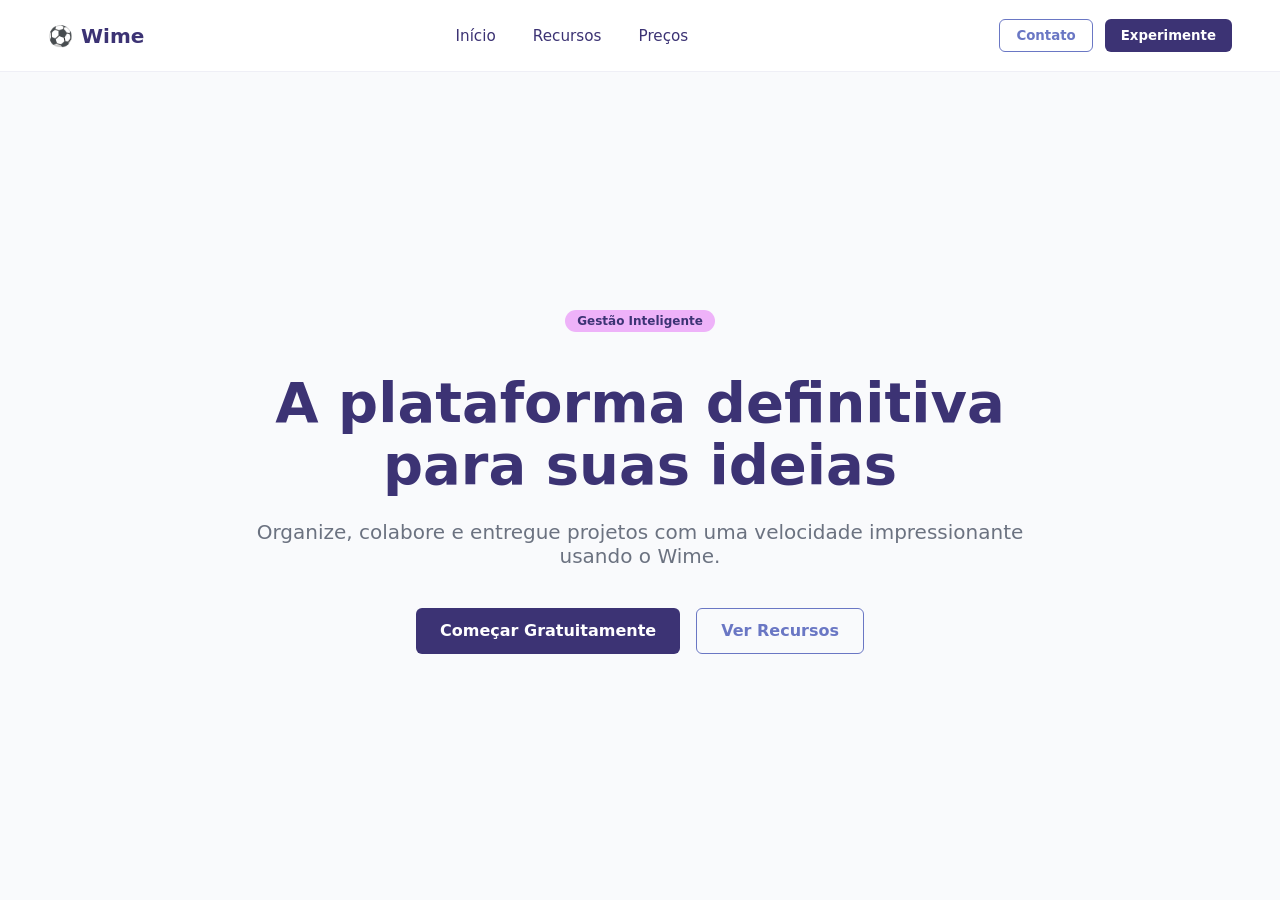
<file: index.html>
<!DOCTYPE html>
<html lang="pt-BR">
<head>
  <meta charset="UTF-8">
  <meta name="viewport" content="width=device-width, initial-scale=1.0">
  <title>Início - Wime</title>
  <link rel="stylesheet" href="style.css">
</head>
<body>
  <!-- Cabeçalho -->
  <header class="navbar">
    <div class="logo">
      <span class="logo-icon">⚽</span>
      <span class="logo-text">Wime</span>
    </div>
    <nav class="nav-links">
        <a href="index.html">Início</a>
        <a href="recursos.html">Recursos</a>
        <a href="precos.html">Preços</a> <!-- Padronizado para precos.html -->
      </nav>
      <div class="nav-actions">
        <button class="btn-outline" id="btn-contato">Contato</button>
        <button class="btn-primary" id="btn-experimente">Experimente</button>
      </div>
  </header>

  <!-- Conteúdo Principal - Home -->
  <main class="hero-section">
    <div class="hero-content">
      <div class="badge">Gestão Inteligente</div>
      <h1 class="hero-title">A plataforma definitiva para suas ideias</h1>
      <p class="hero-subtitle">Organize, colabore e entregue projetos com uma velocidade impressionante usando o Wime.</p>
      <div class="hero-buttons">
        <button class="btn-primary" onclick="window.location.href='cadastro.html'">Começar Gratuitamente</button>
        <button class="btn-outline" onclick="window.location.href='recursos.html'">Ver Recursos</button>
      </div>
    </div>
  </main>

  <script src="script.js" defer></script>
</body>
</html>
</file>
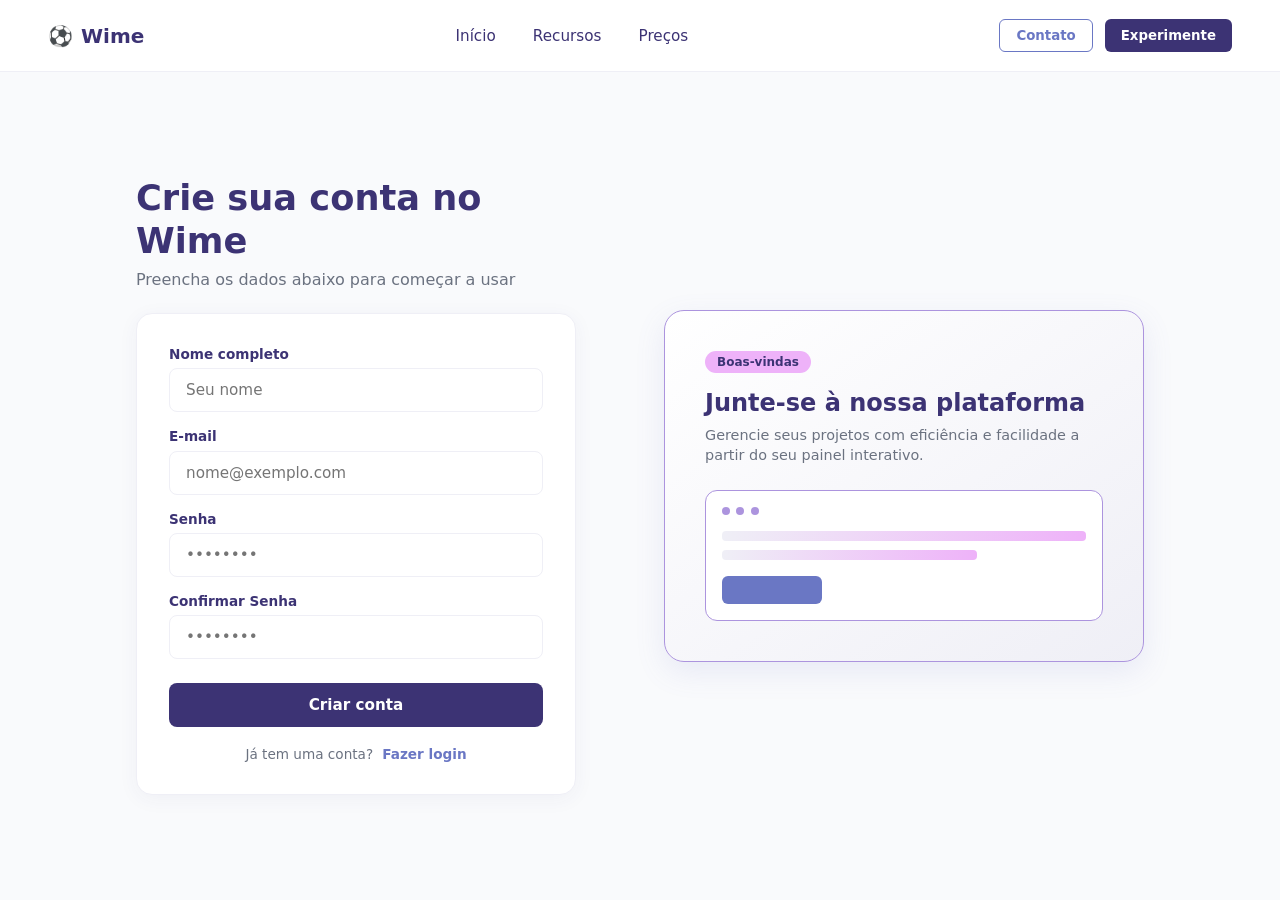
<file: cadastro.html>
<!DOCTYPE html>
<html lang="pt-BR">
<head>
  <meta charset="UTF-8">
  <meta name="viewport" content="width=device-width, initial-scale=1.0">
  <title>Cadastro - Wime</title>
  <link rel="stylesheet" href="style.css">
</head>
<body>

  <header class="navbar">
    <div class="logo">
      <span class="logo-icon">⚽</span>
      <span class="logo-text">Wime</span>
    </div>
    <nav class="nav-links">
        <a href="index.html">Início</a>
        <a href="recursos.html">Recursos</a>
        <a href="precos.html">Preços</a> <!-- Padronizado para precos.html -->
      </nav>
      <div class="nav-actions">
        <button class="btn-outline" id="btn-contato">Contato</button>
        <button class="btn-primary" id="btn-experimente">Experimente</button>
      </div>
  </header>

  <main class="main-container">
    
    <section class="login-section">
      <div class="headline">
        <h1>Crie sua conta no Wime</h1>
        <p>Preencha os dados abaixo para começar a usar</p>
      </div>

      <div class="card-login">
        <form class="form" id="signup-form">
          <div class="input-field">
            <label for="name">Nome completo</label>
            <input type="text" id="name" placeholder="Seu nome" required>
          </div>

          <div class="input-field">
            <label for="email">E-mail</label>
            <input type="email" id="email" placeholder="nome@exemplo.com" required>
          </div>

          <div class="input-field">
            <label for="password">Senha</label>
            <input type="password" id="password" placeholder="••••••••" required>
          </div>

          <div class="input-field">
            <label for="confirm-password">Confirmar Senha</label>
            <input type="password" id="confirm-password" placeholder="••••••••" required>
          </div>

          <button type="submit" class="btn-submit">Criar conta</button>
        </form>

        <div class="signup-prompt">
          <span>Já tem uma conta?</span>
          <a href="login.html">Fazer login</a>
        </div>
      </div>
    </section>

    <section class="showcase-section">
      <div class="showcase-card">
        <div class="badge">Boas-vindas</div>
        <h2>Junte-se à nossa plataforma</h2>
        <p>Gerencie seus projetos com eficiência e facilidade a partir do seu painel interativo.</p>
        
        <div class="mockup-box">
          <div class="mockup-header">
            <span class="dot"></span>
            <span class="dot"></span>
            <span class="dot"></span>
          </div>
          <div class="mockup-content">
            <div class="skeleton-line full"></div>
            <div class="skeleton-line medium"></div>
            <div class="skeleton-pill"></div>
          </div>
        </div>
      </div>
    </section>

  </main>

  <script src="script.js" defer></script>
  <script src="cadastro.js" defer></script>
</body>
</html>
</file>
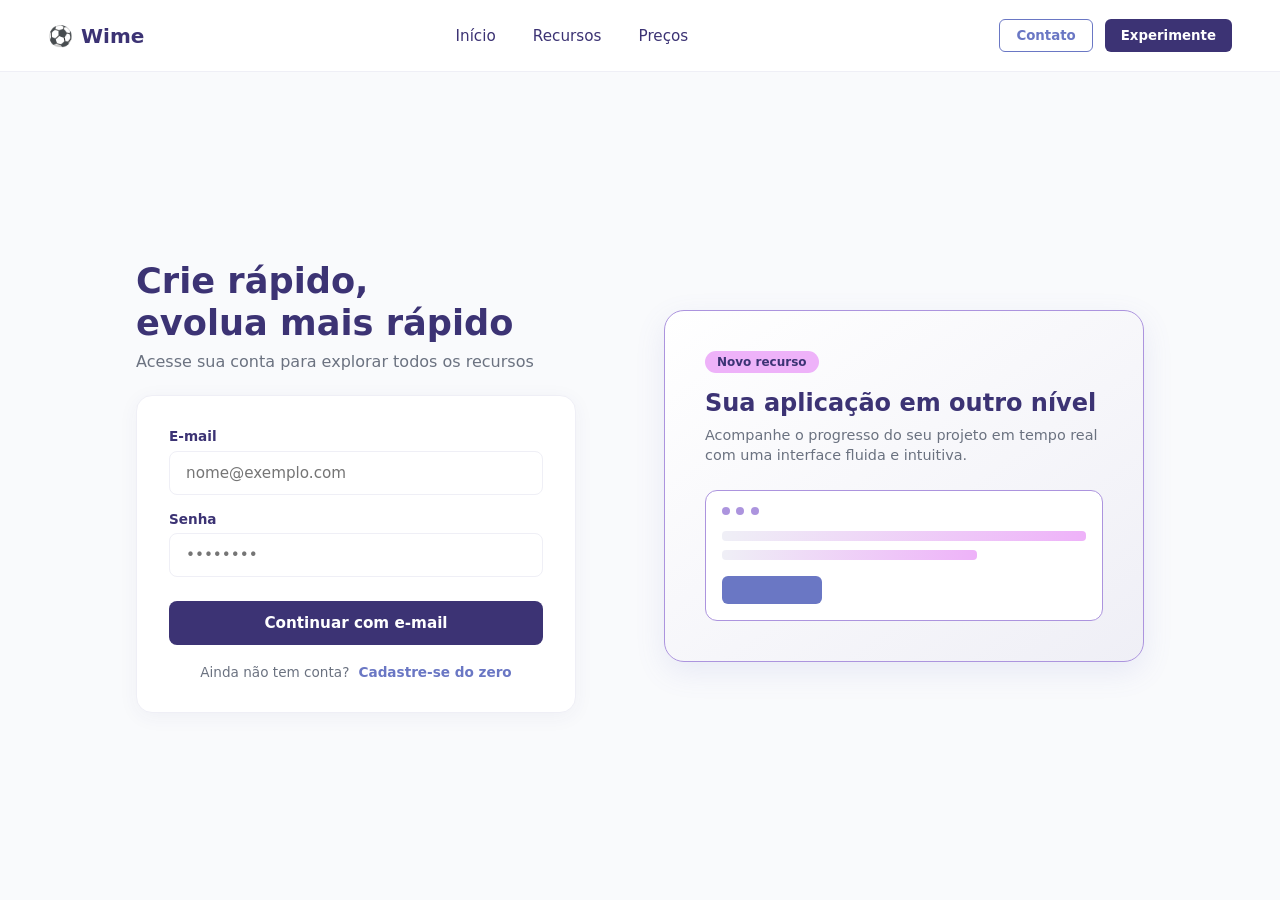
<file: login.html>
<!DOCTYPE html>
<html lang="pt-BR">
<head>
  <meta charset="UTF-8">
  <meta name="viewport" content="width=device-width, initial-scale=1.0">
  <title>Login & Apresentação</title>
  <link rel="stylesheet" href="style.css">
</head>
<body>

  <!-- Cabeçalho estilo Claude -->
  <header class="navbar">
    <div class="logo">
      <span class="logo-icon">⚽</span>
      <span class="logo-text">Wime</span>
    </div>
    <nav class="nav-links">
      <a href="index.html">Início</a>
      <a href="recursos.html">Recursos</a>
      <a href="precos.html">Preços</a> <!-- Padronizado para precos.html -->
    </nav>
    <div class="nav-actions">
      <button class="btn-outline" id="btn-contato">Contato</button>
      <button class="btn-primary" id="btn-experimente">Experimente</button>
    </div>
  </header>

  <!-- Conteúdo Principal Divider -->
  <main class="main-container">
    
    <!-- Lado Esquerdo: Login -->
    <section class="login-section">
      <div class="headline">
        <h1>Crie rápido,<br>evolua mais rápido</h1>
        <p>Acesse sua conta para explorar todos os recursos</p>
      </div>

      <div class="card-login">
        <form class="form">
          <div class="input-field">
            <label for="email">E-mail</label>
            <input type="email" id="email" placeholder="nome@exemplo.com" required>
          </div>

          <div class="input-field">
            <label for="password">Senha</label>
            <input type="password" id="password" placeholder="••••••••" required>
          </div>

          <button type="submit" class="btn-submit">Continuar com e-mail</button>
        </form>

        <div class="signup-prompt">
          <span>Ainda não tem conta?</span>
          <a href="cadastro.html" target="_blank">Cadastre-se do zero</a>
        </div>
      </div>
    </section>

    <!-- Lado Direito: Mostruário / Propaganda -->
    <section class="showcase-section">
      <div class="showcase-card">
        <div class="badge">Novo recurso</div>
        <h2>Sua aplicação em outro nível</h2>
        <p>Acompanhe o progresso do seu projeto em tempo real com uma interface fluida e intuitiva.</p>
        
        <div class="mockup-box">
          <div class="mockup-header">
            <span class="dot"></span>
            <span class="dot"></span>
            <span class="dot"></span>
          </div>
          <div class="mockup-content">
            <div class="skeleton-line full"></div>
            <div class="skeleton-line medium"></div>
            <div class="skeleton-pill"></div>
          </div>
        </div>
      </div>
    </section>

  </main>
  <script src="script.js" defer></script>
</body>
</html>
</file>
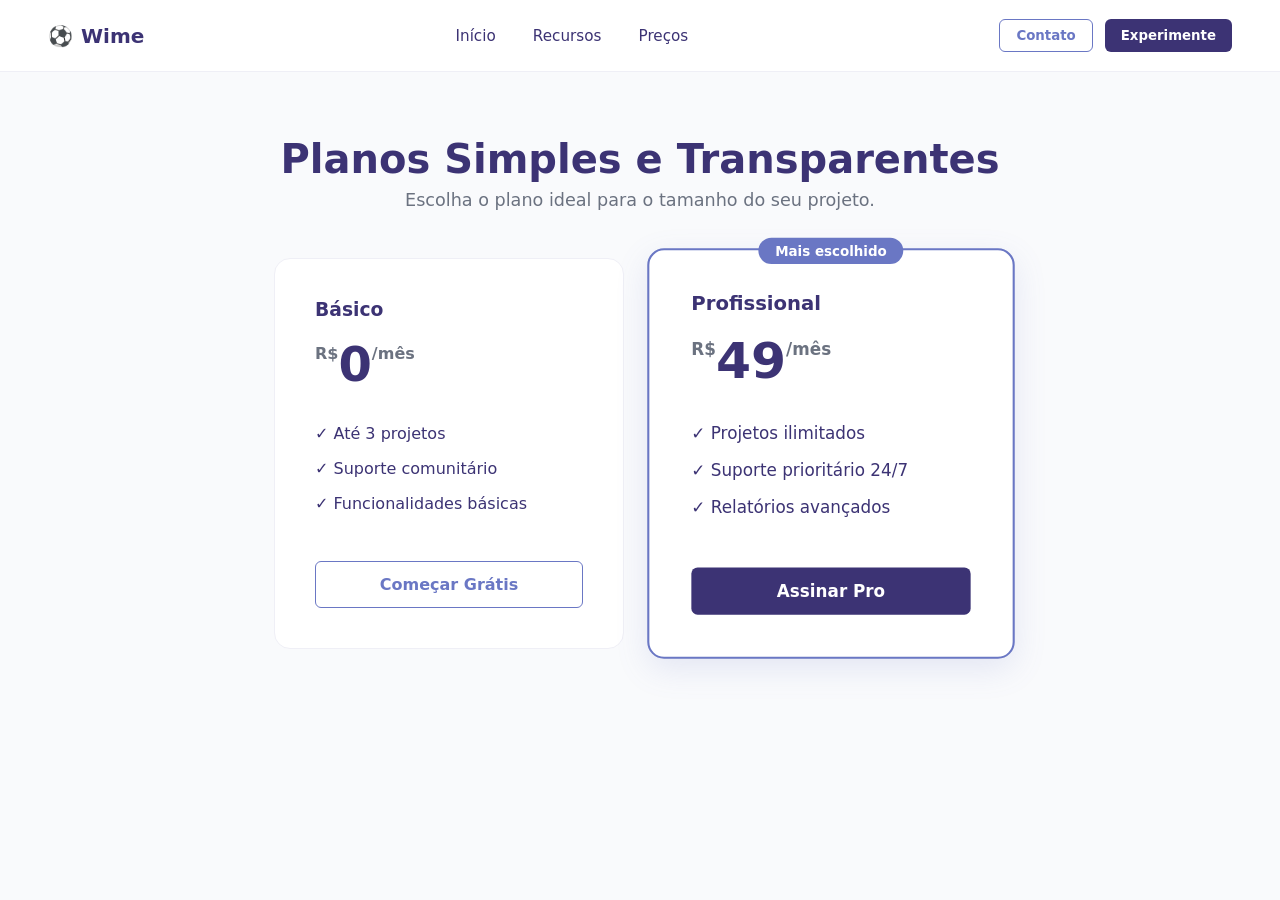
<file: precos.html>
<!DOCTYPE html>
<html lang="pt-BR">
<head>
  <meta charset="UTF-8">
  <meta name="viewport" content="width=device-width, initial-scale=1.0">
  <title>Preços - Wime</title>
  <link rel="stylesheet" href="style.css">
</head>
<body>
  <!-- Cabeçalho (Igual ao do index.html) -->
  <header class="navbar">
    <div class="logo">
      <span class="logo-icon">⚽</span>
      <span class="logo-text">Wime</span>
    </div>
    <nav class="nav-links">
        <a href="index.html">Início</a>
        <a href="recursos.html">Recursos</a>
        <a href="precos.html">Preços</a> <!-- Padronizado para precos.html -->
      </nav>
      <div class="nav-actions">
        <button class="btn-outline" id="btn-contato">Contato</button>
        <button class="btn-primary" id="btn-experimente">Experimente</button>
      </div>
  </header>

  <main class="page-container">
    <div class="section-header">
      <h2>Planos Simples e Transparentes</h2>
      <p>Escolha o plano ideal para o tamanho do seu projeto.</p>
    </div>

    <div class="pricing-grid">
      <!-- Card Básico -->
      <div class="pricing-card">
        <h3>Básico</h3>
        <div class="price"><span>R$</span>0<span>/mês</span></div>
        <ul class="pricing-features">
          <li>✓ Até 3 projetos</li>
          <li>✓ Suporte comunitário</li>
          <li>✓ Funcionalidades básicas</li>
        </ul>
        <button class="btn-outline w-100" onclick="window.location.href='cadastro.html'">Começar Grátis</button>
      </div>

      <!-- Card Pro (Destaque) -->
      <div class="pricing-card popular">
        <div class="popular-badge">Mais escolhido</div>
        <h3>Profissional</h3>
        <div class="price"><span>R$</span>49<span>/mês</span></div>
        <ul class="pricing-features">
          <li>✓ Projetos ilimitados</li>
          <li>✓ Suporte prioritário 24/7</li>
          <li>✓ Relatórios avançados</li>
        </ul>
        <button class="btn-primary w-100" onclick="window.location.href='cadastro.html'">Assinar Pro</button>
      </div>
    </div>
  </main>

  <script src="script.js" defer></script>
</body>
</html>
</file>
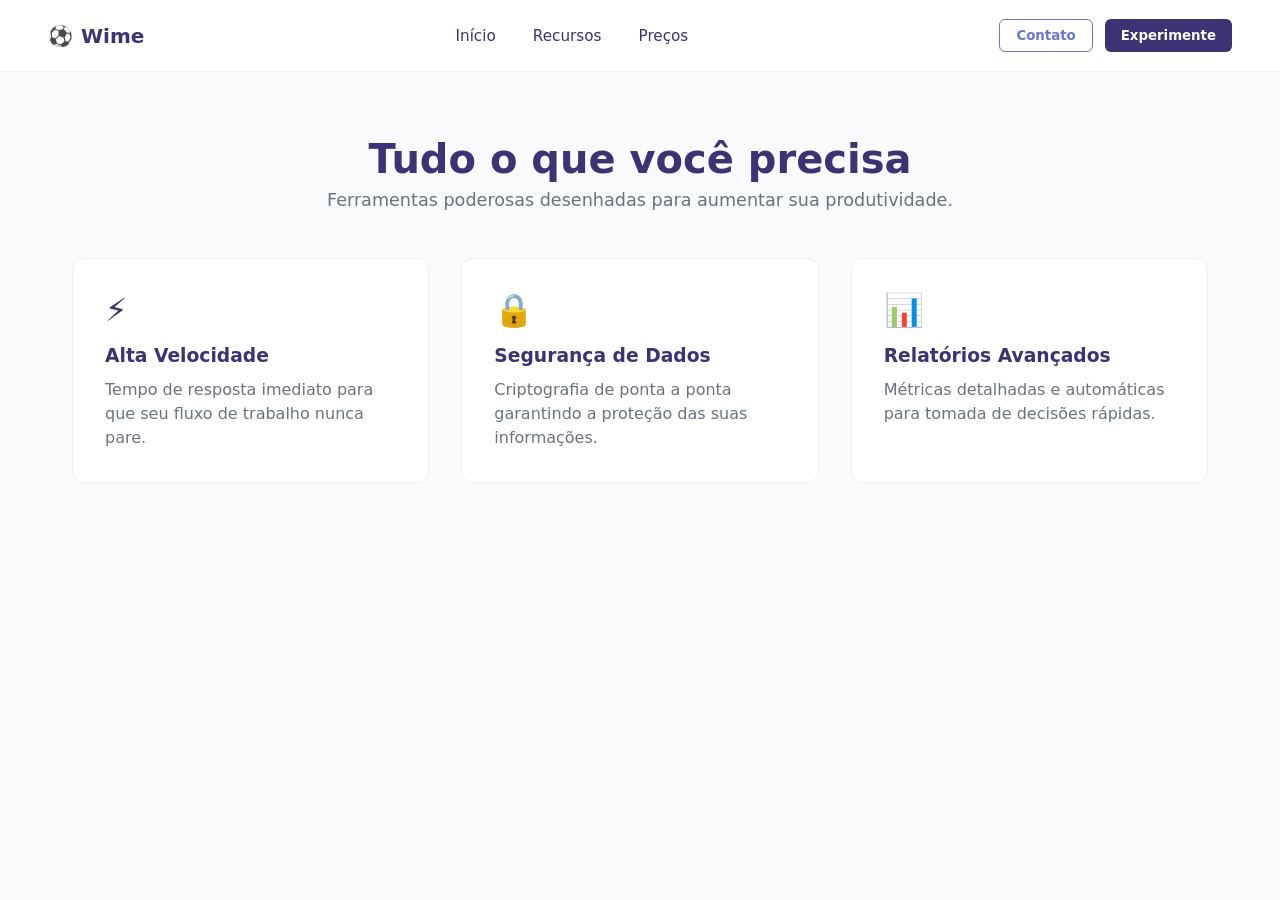
<file: recursos.html>
<!DOCTYPE html>
<html lang="pt-BR">
<head>
  <meta charset="UTF-8">
  <meta name="viewport" content="width=device-width, initial-scale=1.0">
  <title>Recursos - Wime</title>
  <link rel="stylesheet" href="style.css">
</head>
<body>
  <!-- Cabeçalho (Igual ao do index.html) -->
  <header class="navbar">
    <div class="logo">
      <span class="logo-icon">⚽</span>
      <span class="logo-text">Wime</span>
    </div>
    <nav class="nav-links">
        <a href="index.html">Início</a>
        <a href="recursos.html">Recursos</a>
        <a href="precos.html">Preços</a> <!-- Padronizado para precos.html -->
      </nav>
      <div class="nav-actions">
        <button class="btn-outline" id="btn-contato">Contato</button>
        <button class="btn-primary" id="btn-experimente">Experimente</button>
      </div>
  </header>

  <main class="page-container">
    <div class="section-header">
      <h2>Tudo o que você precisa</h2>
      <p>Ferramentas poderosas desenhadas para aumentar sua produtividade.</p>
    </div>

    <div class="features-grid">
      <div class="feature-card">
        <div class="feature-icon">⚡</div>
        <h3>Alta Velocidade</h3>
        <p>Tempo de resposta imediato para que seu fluxo de trabalho nunca pare.</p>
      </div>
      <div class="feature-card">
        <div class="feature-icon">🔒</div>
        <h3>Segurança de Dados</h3>
        <p>Criptografia de ponta a ponta garantindo a proteção das suas informações.</p>
      </div>
      <div class="feature-card">
        <div class="feature-icon">📊</div>
        <h3>Relatórios Avançados</h3>
        <p>Métricas detalhadas e automáticas para tomada de decisões rápidas.</p>
      </div>
    </div>
  </main>

  <script src="script.js" defer></script>
</body>
</html>
</file>
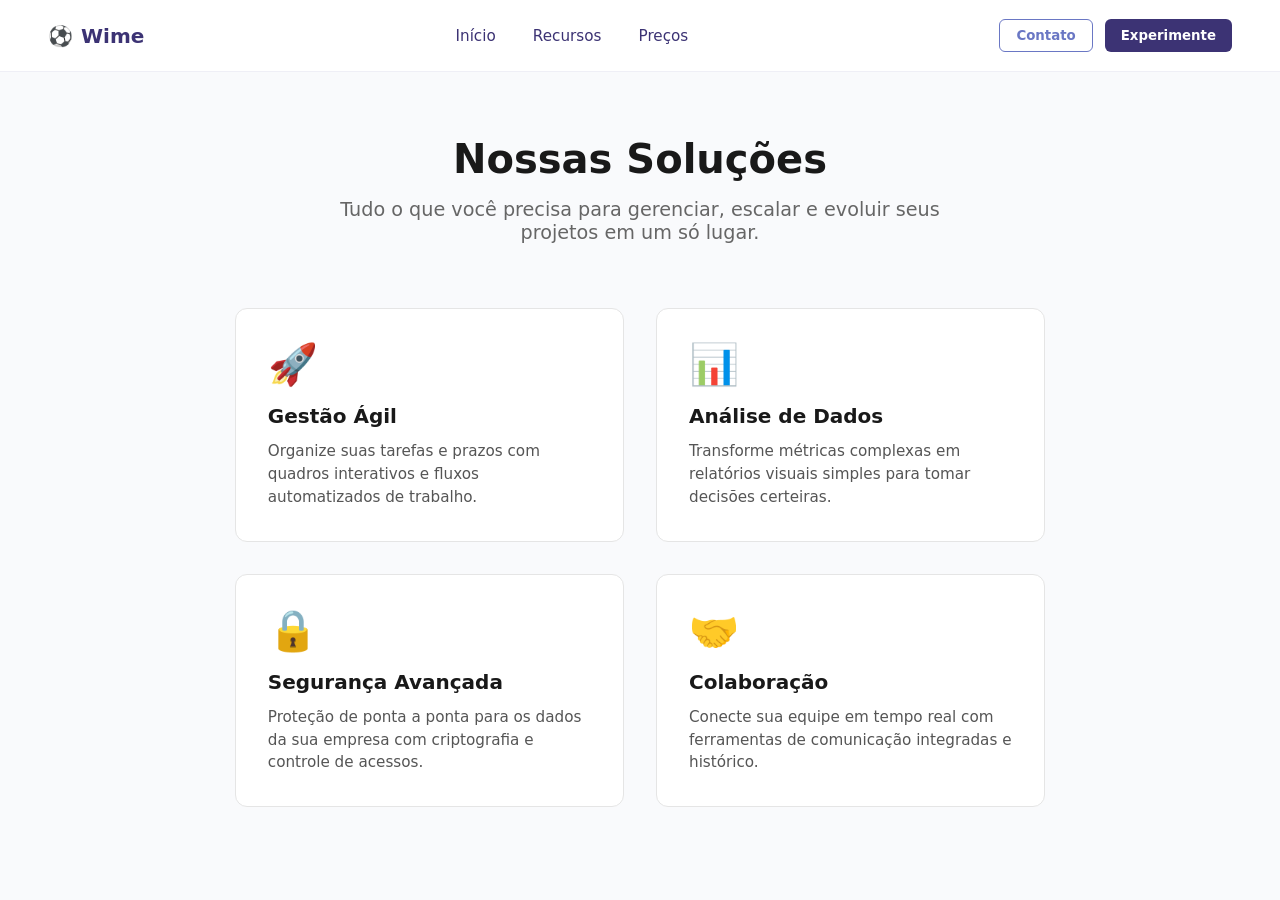
<file: solucoes.html>
<!DOCTYPE html>
<html lang="pt-BR">
<head>
  <meta charset="UTF-8">
  <meta name="viewport" content="width=device-width, initial-scale=1.0">
  <title>Wime - Soluções</title>
  <link rel="stylesheet" href="style.css">
  <link rel="stylesheet" href="solucoes.css">
</head>
<body>

  <!-- Cabeçalho (Mantido o padrão) -->
    <!-- Cabeçalho com link para o início -->
  <header class="navbar">
    <a href="login.html" class="logo" style="text-decoration: none;">
      <span class="logo-icon">⚽</span>
      <span class="logo-text">Wime</span>
    </a>
    <nav class="nav-links">
      <a href="index.html">Início</a>
      <a href="recursos.html">Recursos</a>
      <a href="precos.html">Preços</a> <!-- Padronizado para precos.html -->
    </nav>

    <div class="nav-actions">
      <button class="btn-outline" id="btn-contato">Contato</button>
      <button class="btn-primary" id="btn-experimente">Experimente</button>
    </div>
  </header>

  <!-- Conteúdo Principal de Soluções -->
  <main class="solucoes-container">
    
    <!-- Introdução -->
    <section class="solucoes-hero">
      <h1>Nossas Soluções</h1>
      <p>Tudo o que você precisa para gerenciar, escalar e evoluir seus projetos em um só lugar.</p>
    </section>

    <!-- Grade de Soluções/Cards -->
    <section class="solucoes-grid">
      
      <div class="solucao-card">
        <div class="solucao-icon">🚀</div>
        <h3>Gestão Ágil</h3>
        <p>Organize suas tarefas e prazos com quadros interativos e fluxos automatizados de trabalho.</p>
      </div>

      <div class="solucao-card">
        <div class="solucao-icon">📊</div>
        <h3>Análise de Dados</h3>
        <p>Transforme métricas complexas em relatórios visuais simples para tomar decisões certeiras.</p>
      </div>

      <div class="solucao-card">
        <div class="solucao-icon">🔒</div>
        <h3>Segurança Avançada</h3>
        <p>Proteção de ponta a ponta para os dados da sua empresa com criptografia e controle de acessos.</p>
      </div>

      <div class="solucao-card">
        <div class="solucao-icon">🤝</div>
        <h3>Colaboração</h3>
        <p>Conecte sua equipe em tempo real com ferramentas de comunicação integradas e histórico.</p>
      </div>

    </section>

  </main>

  <script src="script.js" defer></script>
</body>
</html>
</file>
<file: style.css>
:root {
  --color-primary: #6A77C4;
  --color-secondary: #AC94DE;
  --color-accent: #EEB2F9;
  --color-dark: #3C3374;
  --color-white: #FFFFFF;
  --color-bg: #F9FAFC;
  --color-gray-light: #EFEFF6;
  --color-gray-text: #6B7280;
}

* {
  margin: 0;
  padding: 0;
  box-sizing: border-box;
  font-family: 'Segoe UI', system-ui, -apple-system, sans-serif;
}

body {
  background-color: var(--color-bg);
  color: var(--color-dark);
  min-height: 100vh;
  display: flex;
  flex-direction: column;
}

/* Header */
.navbar {
  display: flex;
  justify-content: space-between;
  align-items: center;
  padding: 1.2rem 3rem;
  background-color: var(--color-white);
  border-bottom: 1px solid var(--color-gray-light);
}

.logo {
  display: flex;
  align-items: center;
  gap: 0.5rem;
  font-weight: 700;
  font-size: 1.25rem;
  color: var(--color-dark);
}

.logo-icon {
  color: var(--color-accent);
}

.nav-links a {
  margin: 0 1rem;
  text-decoration: none;
  color: var(--color-dark);
  font-size: 0.95rem;
  font-weight: 500;
}

.nav-actions {
  display: flex;
  gap: 0.75rem;
}

.btn-outline {
  padding: 0.5rem 1rem;
  border: 1px solid var(--color-primary);
  background: transparent;
  color: var(--color-primary);
  border-radius: 6px;
  cursor: pointer;
  font-weight: 600;
}

.btn-primary {
  padding: 0.5rem 1rem;
  background-color: var(--color-dark);
  color: var(--color-white);
  border: none;
  border-radius: 6px;
  cursor: pointer;
  font-weight: 600;
}

/* Layout Split Principal */
.main-container {
  display: grid;
  grid-template-columns: 1fr 1fr;
  max-width: 1200px;
  margin: 2rem auto;
  padding: 0 2rem;
  gap: 3rem;
  flex: 1;
  align-items: center;
}

/* Lado Esquerdo - Form */
.login-section {
  display: flex;
  flex-direction: column;
  gap: 1.5rem;
  max-width: 440px;
}

.headline h1 {
  font-size: 2.2rem;
  color: var(--color-dark);
  line-height: 1.2;
  margin-bottom: 0.5rem;
}

.headline p {
  color: var(--color-gray-text);
  font-size: 1rem;
}

.card-login {
  background: var(--color-white);
  padding: 2rem;
  border-radius: 16px;
  border: 1px solid var(--color-gray-light);
  box-shadow: 0 4px 20px rgba(60, 51, 116, 0.05);
}

.input-field {
  display: flex;
  flex-direction: column;
  gap: 0.4rem;
  margin-bottom: 1rem;
}

.input-field label {
  font-size: 0.85rem;
  font-weight: 600;
  color: var(--color-dark);
}

.input-field input {
  padding: 0.75rem 1rem;
  border: 1px solid var(--color-gray-light);
  border-radius: 8px;
  font-size: 0.95rem;
  outline: none;
  transition: border-color 0.2s;
}

.input-field input:focus {
  border-color: var(--color-primary);
  box-shadow: 0 0 0 3px rgba(106, 119, 196, 0.15);
}

.btn-submit {
  width: 100%;
  padding: 0.8rem;
  background-color: var(--color-dark);
  color: var(--color-white);
  border: none;
  border-radius: 8px;
  font-size: 0.95rem;
  font-weight: 600;
  cursor: pointer;
  margin-top: 0.5rem;
  transition: background-color 0.2s;
}

.btn-submit:hover {
  background-color: var(--color-primary);
}

.signup-prompt {
  text-align: center;
  margin-top: 1.2rem;
  font-size: 0.85rem;
  color: var(--color-gray-text);
}

.signup-prompt a {
  color: var(--color-primary);
  font-weight: 600;
  text-decoration: none;
  margin-left: 0.3rem;
}

.signup-prompt a:hover {
  text-decoration: underline;
}

/* Lado Direito - Showcase */
.showcase-section {
  display: flex;
  justify-content: center;
}

.showcase-card {
  background: linear-gradient(145deg, #ffffff, var(--color-gray-light));
  border: 1px solid var(--color-secondary);
  border-radius: 20px;
  padding: 2.5rem;
  width: 100%;
  max-width: 480px;
  box-shadow: 0 10px 30px rgba(106, 119, 196, 0.12);
}

.badge {
  display: inline-block;
  background-color: var(--color-accent);
  color: var(--color-dark);
  padding: 0.25rem 0.75rem;
  border-radius: 20px;
  font-size: 0.75rem;
  font-weight: 700;
  margin-bottom: 1rem;
}

.showcase-card h2 {
  color: var(--color-dark);
  font-size: 1.5rem;
  margin-bottom: 0.5rem;
}

.showcase-card p {
  color: var(--color-gray-text);
  font-size: 0.9rem;
  line-height: 1.4;
  margin-bottom: 1.5rem;
}

/* Mockup da Aplicação */
.mockup-box {
  background-color: var(--color-white);
  border-radius: 12px;
  padding: 1rem;
  border: 1px solid var(--color-secondary);
}

.mockup-header {
  display: flex;
  gap: 0.4rem;
  margin-bottom: 1rem;
}

.mockup-header .dot {
  width: 8px;
  height: 8px;
  border-radius: 50%;
  background-color: var(--color-secondary);
}

.skeleton-line {
  height: 10px;
  background: linear-gradient(90deg, var(--color-gray-light), var(--color-accent));
  border-radius: 4px;
  margin-bottom: 0.6rem;
}

.skeleton-line.full { width: 100%; }
.skeleton-line.medium { width: 70%; }

.skeleton-pill {
  height: 28px;
  width: 100px;
  background-color: var(--color-primary);
  border-radius: 6px;
  margin-top: 1rem;
}

/* Responsividade para telas menores */
@media (max-width: 850px) {
  .main-container {
    grid-template-columns: 1fr;
  }
  .nav-links {
    display: none;
  }
}
/* Botão de voltar personalizado */
.btn-voltar {
  display: inline-block;
  padding: 0.75rem 1.5rem;
  background-color: #f5f5f5;
  color: #191919;
  text-decoration: none;
  border-radius: 8px;
  font-weight: 500;
  transition: background 0.2s ease;
  border: 1px solid #e5e5e5;
}

.btn-voltar:hover {
  background-color: #eaeaea;
}

/* --- ESTILOS DAS NOVAS PÁGINAS --- */

.page-container {
  max-width: 1200px;
  margin: 0 auto;
  padding: 4rem 2rem;
  width: 100%;
}

.section-header {
  text-align: center;
  margin-bottom: 3rem;
}

.section-header h2 {
  font-size: 2.5rem;
  color: var(--color-dark);
  margin-bottom: 0.5rem;
}

.section-header p {
  color: var(--color-gray-text);
  font-size: 1.1rem;
}

/* Hero Section (Home) */
.hero-section {
  display: flex;
  justify-content: center;
  align-items: center;
  text-align: center;
  min-height: calc(100vh - 80px);
  padding: 2rem;
}

.hero-content {
  max-width: 800px;
}

.hero-title {
  font-size: 3.5rem;
  color: var(--color-dark);
  line-height: 1.1;
  margin: 1.5rem 0;
}

.hero-subtitle {
  font-size: 1.25rem;
  color: var(--color-gray-text);
  margin-bottom: 2.5rem;
}

.hero-buttons {
  display: flex;
  gap: 1rem;
  justify-content: center;
}

.hero-buttons button {
  padding: 0.8rem 1.5rem;
  font-size: 1rem;
}

/* Grid de Recursos */
.features-grid {
  display: grid;
  grid-template-columns: repeat(auto-fit, minmax(300px, 1fr));
  gap: 2rem;
}

.feature-card {
  background: var(--color-white);
  padding: 2rem;
  border-radius: 12px;
  border: 1px solid var(--color-gray-light);
  transition: transform 0.2s ease, box-shadow 0.2s ease;
}

.feature-card:hover {
  transform: translateY(-5px);
  box-shadow: 0 10px 25px rgba(60, 51, 116, 0.08);
}

.feature-icon {
  font-size: 2rem;
  margin-bottom: 1rem;
}

.feature-card h3 {
  color: var(--color-dark);
  margin-bottom: 0.75rem;
}

.feature-card p {
  color: var(--color-gray-text);
  line-height: 1.5;
}

/* Grid de Preços */
.pricing-grid {
  display: flex;
  justify-content: center;
  gap: 2rem;
  flex-wrap: wrap;
}

.pricing-card {
  background: var(--color-white);
  border: 1px solid var(--color-gray-light);
  border-radius: 16px;
  padding: 2.5rem;
  width: 100%;
  max-width: 350px;
  position: relative;
  display: flex;
  flex-direction: column;
}

.pricing-card.popular {
  border: 2px solid var(--color-primary);
  box-shadow: 0 10px 30px rgba(106, 119, 196, 0.15);
  transform: scale(1.05);
}

.popular-badge {
  position: absolute;
  top: -12px;
  left: 50%;
  transform: translateX(-50%);
  background: var(--color-primary);
  color: var(--color-white);
  padding: 0.3rem 1rem;
  border-radius: 20px;
  font-size: 0.8rem;
  font-weight: bold;
}

.price {
  font-size: 3rem;
  font-weight: bold;
  color: var(--color-dark);
  margin: 1rem 0 2rem;
  display: flex;
  align-items: flex-start;
}

.price span {
  font-size: 1rem;
  color: var(--color-gray-text);
  margin-top: 0.5rem;
}

.pricing-features {
  list-style: none;
  margin-bottom: 2rem;
  flex: 1;
}

.pricing-features li {
  margin-bottom: 1rem;
  color: var(--color-dark);
}

.w-100 {
  width: 100%;
  padding: 0.8rem;
  font-size: 1rem;
}

/* Responsividade extra */
@media (max-width: 768px) {
  .hero-title { font-size: 2.5rem; }
  .pricing-card.popular { transform: scale(1); }
  .hero-buttons { flex-direction: column; }
}
</file>
<file: solucoes.css>
/* Configurações Gerais do Container */
.solucoes-container {
  max-width: 1200px;
  margin: 0 auto;
  padding: 4rem 2rem;
  font-family: system-ui, -apple-system, sans-serif;
}

/* Seção de Introdução (Hero) */
.solucoes-hero {
  text-align: center;
  margin-bottom: 4rem;
}

.solucoes-hero h1 {
  font-size: 2.5rem;
  color: #191919;
  margin-bottom: 1rem;
  font-weight: 700;
}

.solucoes-hero p {
  font-size: 1.2rem;
  color: #666;
  max-width: 600px;
  margin: 0 auto;
}

/* Grade de Cards */
.solucoes-grid {
  display: grid;
  grid-template-columns: repeat(auto-fit, minmax(250px, 1fr));
  gap: 2rem;
}

/* Estilo do Card Individual */
.solucao-card {
  background-color: #ffffff;
  border: 1px solid #e5e5e5;
  border-radius: 12px;
  padding: 2rem;
  transition: transform 0.2s ease, box-shadow 0.2s ease;
}

.solucao-card:hover {
  transform: translateY(-4px);
  box-shadow: 0 10px 20px rgba(0, 0, 0, 0.05);
}

.solucao-card .solucao-icon {
  font-size: 2.5rem;
  margin-bottom: 1rem;
}

.solucao-card h3 {
  font-size: 1.25rem;
  color: #191919;
  margin-bottom: 0.75rem;
}

.solucao-card p {
  font-size: 0.95rem;
  color: #555;
  line-height: 1.5;
}

/* Link Ativo na Navbar */
.nav-links a.active {
  color: #191919;
  font-weight: 600;
}
</file>
